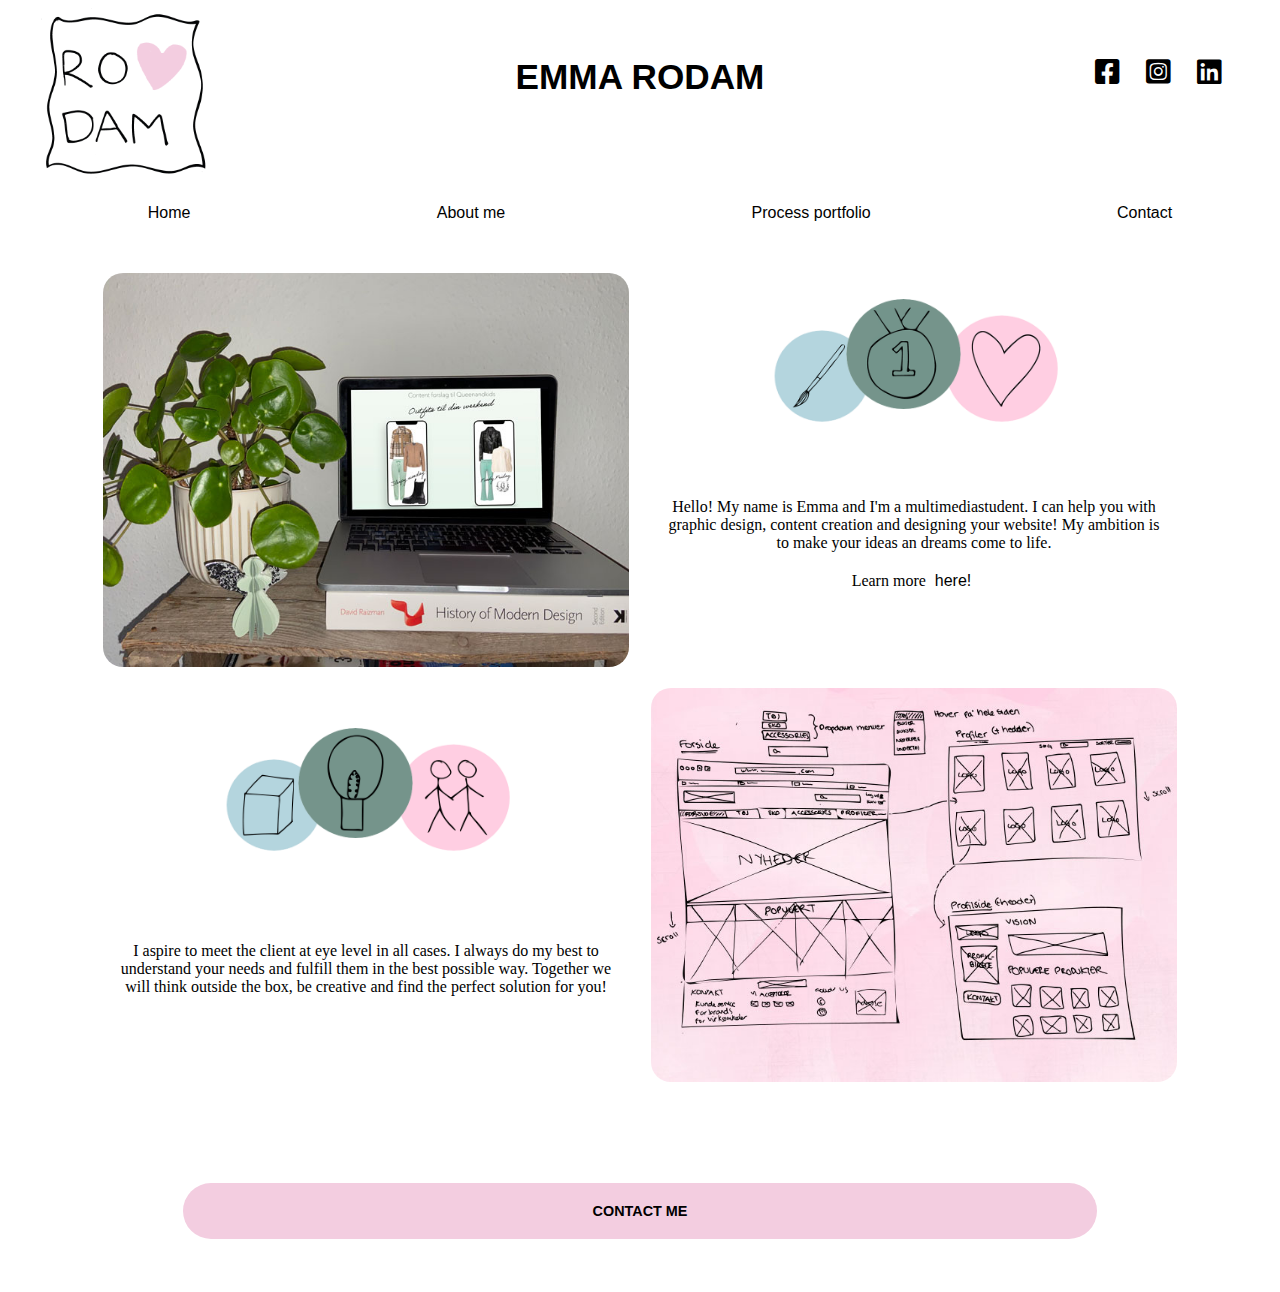
<file: index.html>
<!DOCTYPE html>
<html lang="en" dir="ltr">
  <head>
    <title>Index</title>
    <meta charset="utf-8">
    <meta name="viewport" content="width=device-width,initial-scale=1">
    <link rel="stylesheet" href="css/overordnetlayout.css" type="text/css">
    <link rel="stylesheet" href="https://cdnjs.cloudflare.com/ajax/libs/font-awesome/5.15.1/css/all.min.css" type="text/css">
  </head>
    <body>
      <div class="wrapper">
        <img class="logo" src="logo1.png" alt="logo">
        <header class="header">
          <h1>EMMA RODAM</h1>
        </header>
        <div class="some">
          <ul class="iconcontainer">
            <li class="user"> <a href="https://www.facebook.com/emmarodam/" target="_blank"><i class="fab fa-facebook-square"></i></a></li>
            <li class="user"> <a href="https://www.instagram.com/emmarodam_/" target="_blank"><i class="fab fa-instagram-square"></i></a></li>
            <li class="user"> <a href="https://www.linkedin.com/in/emma-marie-rodam-christiansen-374888146/" target="_blank"><i class="fab fa-linkedin"></i></a></li>
          </ul>
        </div>
        <nav class="nav hide-on-mobile">
          <ul class="navigation">
            <li> <a href="index.html">Home</a></li>
            <li> <a href="aboutme.html">About me</a></li>
            <li> <a href="https://portfolio.emmarodam.dk" target="_blank">Process portfolio</a></li>
            <li> <a href="contact.html">Contact</a></li>
          </ul>
        </nav>

<!-- dropdown menu til mobilversion -->
        <div class="dropdown">
          <button class="mobilknap" name=><i class="fa fa-bars"></i></button>
          <ul class="indhold">
            <li><a href="index.html">Home</a></li>
            <li><a href="aboutme.html">About me</a></li>
            <li><a href="https://portfolio.emmarodam.dk" target="_blank">Procesportfolio</a></li>
            <li><a href="contact.html">Contact</a></li>
          </ul>
        </div>

       <main class="forside">
         <img class="billede" id="mockup" src="imghjemmeside/mockup.jpg" alt="mockup">
         <img class="gif" src="imghjemmeside/forside1.gif" alt="forside1">
          <p class="kom1">
            Hello! My name is Emma and I'm a multimediastudent. I can help you with graphic design, content creation and designing your website!
            My ambition is to make your ideas an dreams come to life.
            <br>
            Learn more <a href ="aboutme.html">here!</a>
          </p>
         <img class="billede" id="ideer" src="imghjemmeside/ideer.jpg" alt="ideer">
         <img class="gif" src="imghjemmeside/forside2.gif" alt="forside2">
          <p class="kom2">
            I aspire to meet the client at eye level in all cases. I always do my best to understand your needs and fulfill them in the
            best possible way. Together we will think outside the box, be creative and find the perfect solution for you!
          </p>
          <div class="button">
            <a href="contact.html">CONTACT ME</a>
          </div>
        </main>
      </div>
    </body>
</html>
</file>
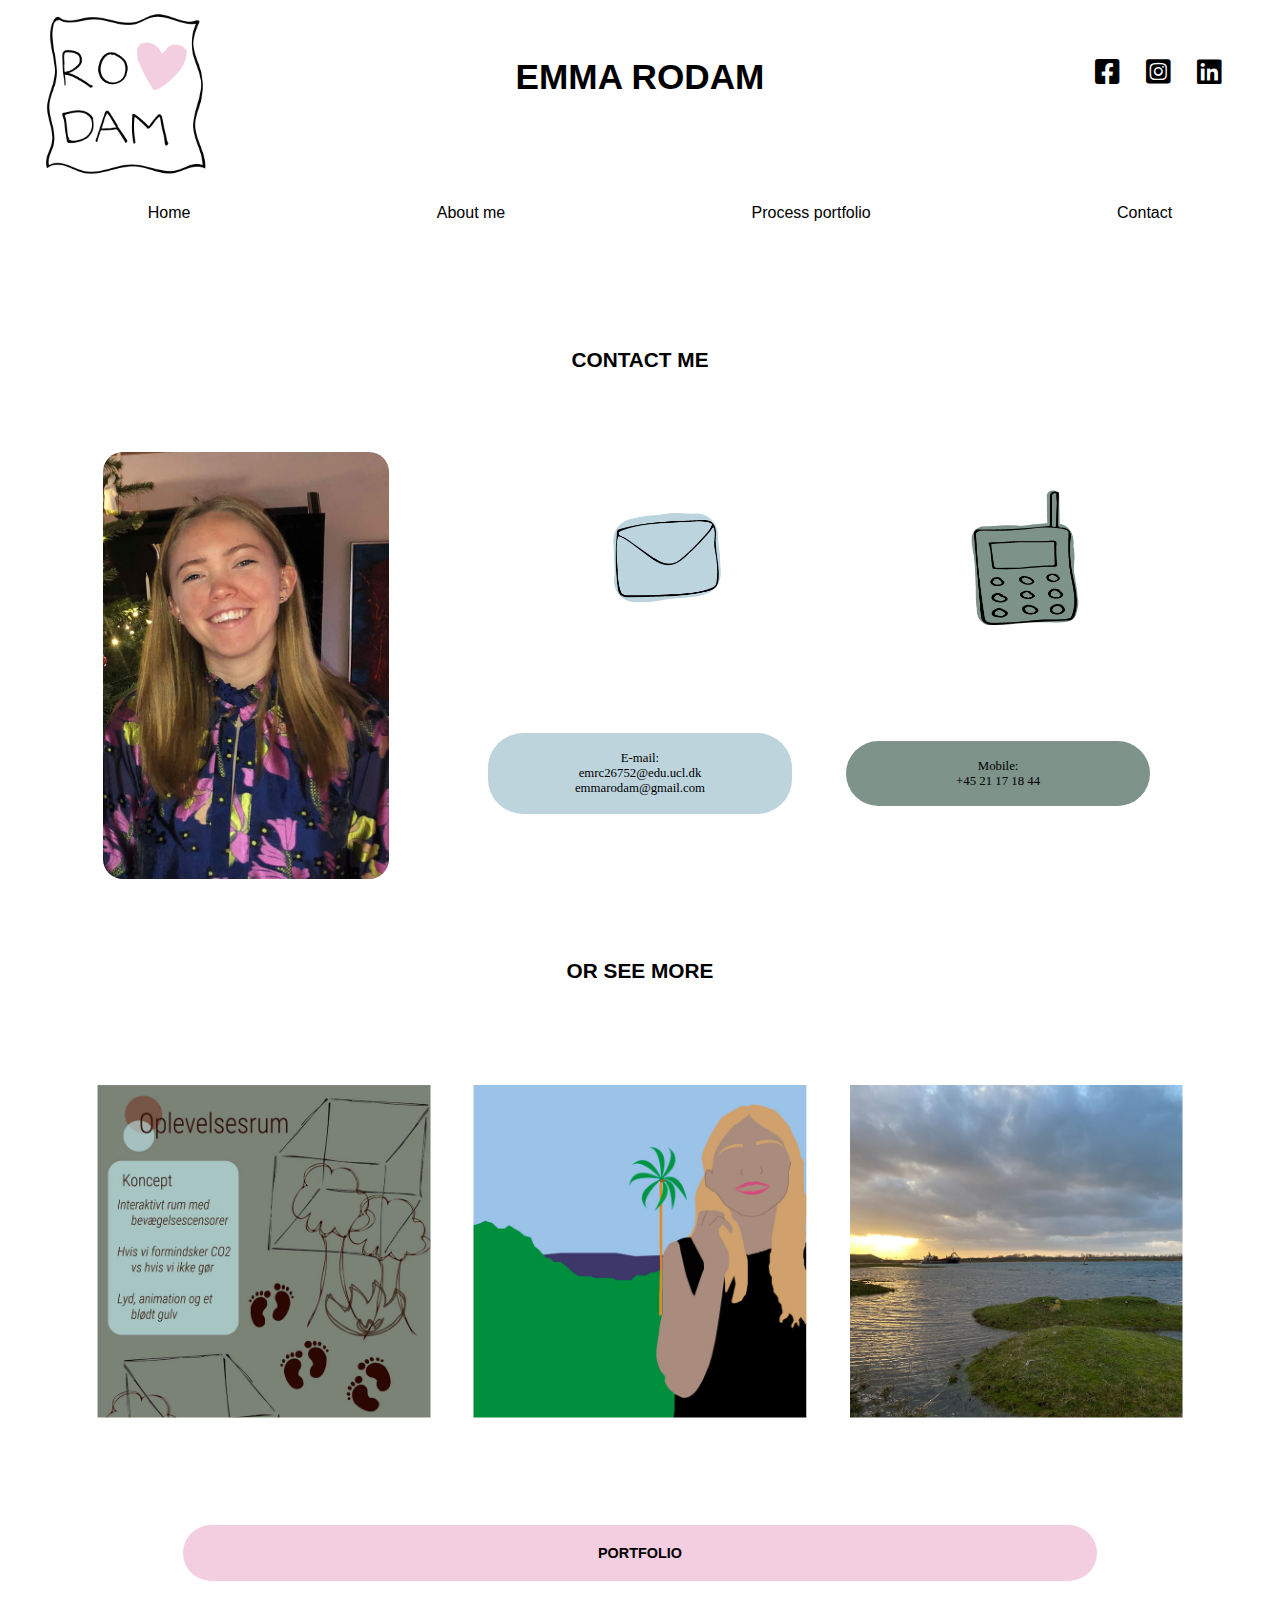
<file: contact.html>
<!DOCTYPE html>
<html lang="en" dir="ltr">
  <head>
    <title>Index</title>
    <meta charset="utf-8">
    <meta name="viewport" content="width=device-width,initial-scale=1">
    <link rel="stylesheet" href="css/overordnetlayout.css" type="text/css">
    <link rel="stylesheet" href="https://cdnjs.cloudflare.com/ajax/libs/font-awesome/5.15.1/css/all.min.css" type="text/css">
  </head>
    <body>
      <div class="wrapper">
        <img class="logo" src="logo1.png" alt="logo">
        <header class="header">
          <h1>EMMA RODAM</h1>
        </header>
        <div class="some">
          <ul class="iconcontainer">
            <li class="user"> <a href="https://www.facebook.com/emmarodam/" target="_blank"><i class="fab fa-facebook-square"></i></a></li>
            <li class="user"> <a href="https://www.instagram.com/emmarodam_/" target="_blank"><i class="fab fa-instagram-square"></i></a></li>
            <li class="user"> <a href="https://www.linkedin.com/in/emma-marie-rodam-christiansen-374888146/" target="_blank"><i class="fab fa-linkedin"></i></a></li>
          </ul>
        </div>
        <nav class="nav hide-on-mobile">
          <ul class="navigation">
            <li> <a href="index.html">Home</a></li>
            <li> <a href="aboutme.html">About me</a></li>
            <li> <a href="https://portfolio.emmarodam.dk" target="_blank">Process portfolio</a></li>
            <li> <a href="contact.html">Contact</a></li>
          </ul>
        </nav>

<!-- dropdown menu til mobilversion -->
        <div class="dropdown">
          <button class="mobilknap" name=><i class="fa fa-bars"></i></button>
            <ul class="indhold">
              <li><a href="index.html">Home</a></li>
              <li><a href="aboutme.html">About me</a></li>
              <li><a href="https://portfolio.emmarodam.dk" target="_blank">Procesportfolio</a></li>
              <li><a href="contact.html">Contact</a></li>
            </ul>
          </div>

        <main class="contact">
          <img class="mig hide-on-mobile" src="imghjemmeside/mig.jpg" alt="mig">
          <h1 class="overskrift top">CONTACT ME</h1>
          <img class="illustrationer2" src="imghjemmeside/mail.png" alt="mail">
          <p class="contactsection1">
            E-mail:
              <br>
            emrc26752@edu.ucl.dk
              <br>
            emmarodam@gmail.com
            </p>
          <img class="illustrationer2" src="imghjemmeside/mobil.png" alt="mobil">
          <p class="contactsection2">
            Mobile:
              <br>
            +45 21 17 18 44
          </p>
          <h1 class="overskrift middle">OR SEE MORE</h1>
          <div class="preview">
            <img class="eks" src="imghjemmeside/eks1.jpg" alt="eks1">
            <img class="eks" src="imghjemmeside/eks2.jpg" alt="eks2">
            <img class="eks" src="imghjemmeside/eks3.jpg" alt="eks3">
          </div>
          <div class="button">
            <a href="https://portfolio.emmarodam.dk/seneste-indlaeg/" target="_blank">PORTFOLIO</a>
          </div>
        </main>
      </div>
    </body>
</html>
</file>
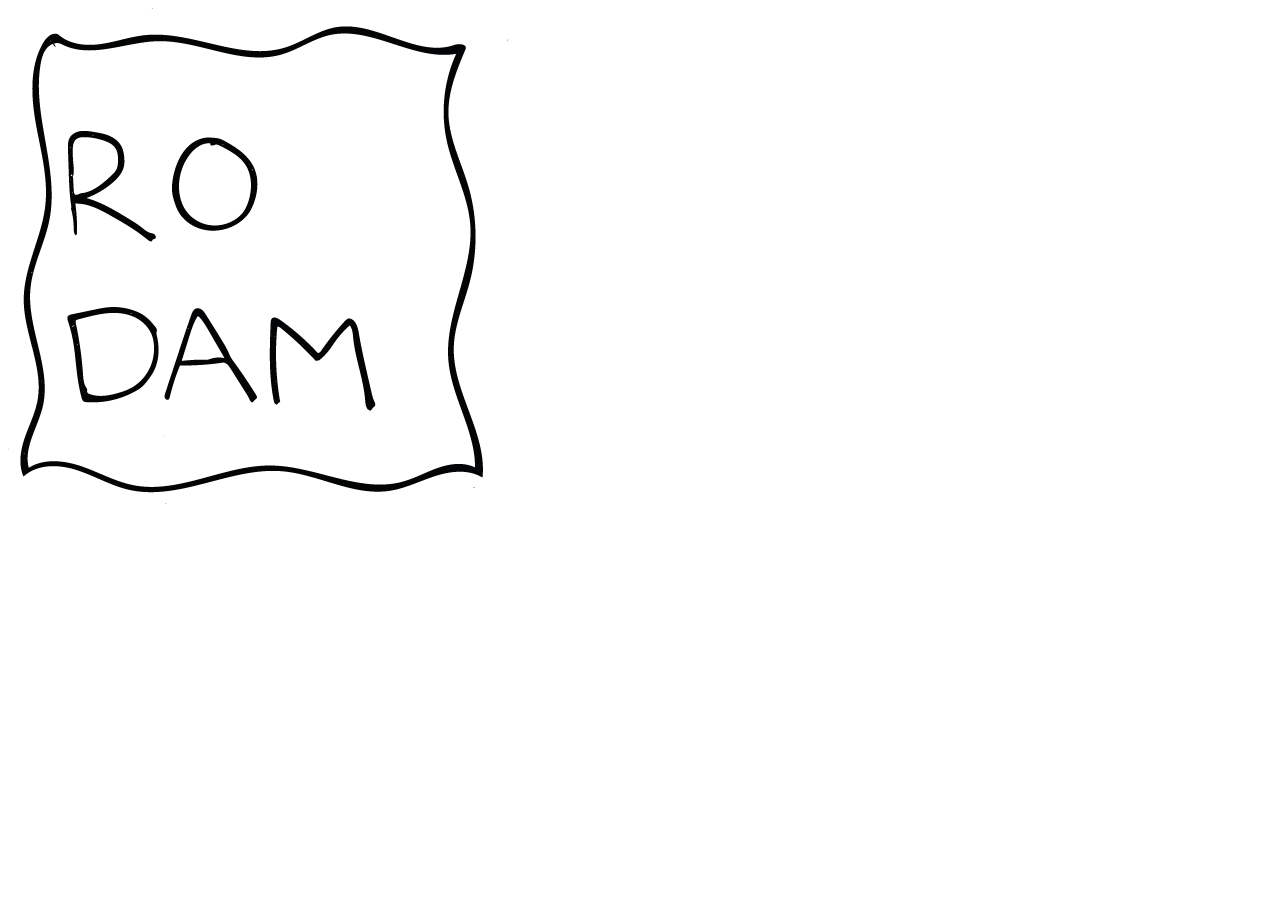
<file: logo.html>
<!DOCTYPE html>
<html lang="en" dir="ltr">
  <head>
    <title>Logo animation</title>
    <link rel="stylesheet" href="logo.css" type="text/css">
  </head>
  <body>
    <div class="sprite"></div>
  </body>
</html>
</file>
<file: css/overordnetlayout.css>
body {
  background: #ffffff;
}

*{
  box-sizing: border-box;
}

.wrapper > * {
/* > betyder elementer under der hvor der står wrapper og * betyder alle elementer*/
    font-family: "avenir next", "verdana", sans-serif;
}

/*mobilefirst*/
.wrapper {
  display: grid;
  grid-gap: 5px;
  grid-template-columns: 100%;
  grid-template-columns: 1fr 1fr 1fr;
/* fr (fraktion, dele af skærmen) er enhederne der bliver brugt til at definere målene i grid*/
  grid-template-areas:
    "logo header nav"
    "some some some"
    "main main main";
}

.some {
  grid-area: some;
  justify-content: center;
}

.iconcontainer {
  display: flex;
  flex-direction: row;
  justify-content: center;
  margin: 0;
}

.logo {
  grid-area: logo;
  width: 40%;
  height: auto;
  margin-left: 7.5%;
  justify-content: center;
}

.header {
  grid-area: header;
  text-align: center;
  font-size: 50%;
  color: #000000;
  margin: 0px;
  padding: 0px;
}

.nav {
  grid-area: nav;
}


.item{
  flex-grow: 1;
}

.user{
  flex-grow: 0.25;
}

.navigation{
  display: flex;
  flex-direction: row;
  text-align: center;
  justify-content: space-between;
  height: auto;
  background-color: #ffffff;
  width: 85%;
  margin: 0% 7.5% 2% 7.5%;
}

ul{
  List-style: none;
  align-items: center;
}

a {
  font-family: sans-serif;
  color:#000000;
  font-family: "avenir next", "verdana", sans-serif;
  display: inline-block;
  padding: 20px 5px;
  text-align: center;
  text-decoration: none;
}

/*index*/
.forside {
  grid-area: main;
  display: flex;
  flex-direction: column;
  width: 85%;
  margin-left: 7.5%;
}

.gif {
  width: 100%;
  height: auto;
  margin: auto;
  padding: 2%;
}

.billede {
  width: 100%;
  height: auto;
  margin: auto;
  border-radius: 20px;
}

/*about me*/
.aboutme {
  grid-area: main;
}

.illustrationer {
  width: 15%;
  margin-left: 42.5%;
}


.section1 {
  background-color: #bdd4dd;
  border-radius: 35px;
  font-size: 10px;
  width: 85%;
  padding: 5%;
  margin: 7.5%;
}

.section2 {
  background-color: #7e938a;
  border-radius: 35px;
  font-size: 10px;
  width: 85%;
  padding: 5%;
  margin: 7.5%;
}

.section3 {
  background-color: #f3cde0;
  border-radius: 35px;
  font-size: 10px;
  width: 85%;
  padding: 5%;
  margin: 7.5%;
}

p {
  font-family: "avenir next", "verdana", serif;
  padding: 2%;
  text-align: center;
}

/*contact*/
.overskrift {
  text-align: center;
  font-size: 10px;
  width: 100%;
  padding: 7%;
  margin: auto;
  margin-bottom: 10%;
}

.contact {
  grid-area: main;
  width: 60%;
  margin-left: 20%;
}

.contactsection1 {
  background-color: #bdd4dd;
  text-align: center;
  border-radius: 35px;
  font-size: 10px;
  width: 85%;
  padding: 5%;
  margin: 7.5%;
}

.contactsection2 {
  background-color: #7e938a;
  text-align: center;
  border-radius: 35px;
  font-size: 10px;
  width: 85%;
  padding: 5%;
  margin: 7.5%;
}

.illustrationer2 {
  width: 15%;
  margin-left: 42.5%;
}

.overskrift {
  text-align: center;
  font-size: 80%;
}

.button {
  background-color: #f3cde0;
  text-align: center;
  font-weight: bold;
  border-radius: 35px;
  font-size: 10px;
  width: auto;
  margin: 7.5%;
}

.preview {
  display: flex;
  flex-direction: row;
  justify-content: center;
}

.eks {
  padding: 2%;
  width: 45%;
  border-radius: 20px;
}

/*indstillinger til de forskellige skærme*/
@media only screen and (max-width: 500px){
  .hide-on-mobile {
    display: none;
  }

/*burgermenu til mobilen*/
  .mobilknap {
    color: black;
    background-color: #ffffff;
    padding: 10px;
    border: none;
    margin-left: 70px;
  }

  .dropdown:hover .mobilknap {
    background: #f3cde0;
  }

  .dropdown {
    display: inline-block;
    position: relative;
  }

  .dropdown:hover .indhold {
    display: block;
    color: #f3cde0;
  }

  .indhold {
    display: none;
    position: absolute;
    background: #ffffff;
    z-index: 1;
  /*handler om lag*/
    box-shadow: 0px 8px 16px 0px rgba(0,0,0,0.2);
    font-size: 10px;
  }

  .indhold a:hover {
    background-color: #f3cde0;
    width: 100%;
    }
}

/*ipad*/
@media only screen and (min-width: 400px){
  .wrapper {
    display: grid;
    grid-gap: 5px;
    grid-template-columns: 100%;
    grid-template-columns: 1fr 1fr 1fr;
  /* fr (fraktion, dele af skærmen) er enhederne der bliver brugt til at definere målene i grid*/
    grid-template-areas:
      "logo header some"
      "nav nav nav"
      "main main main"
      "footer footer footer";
  }

  a:hover{
    background-color: #f3cde0;
    border-radius: 35px;
    width: auto;
  }

  .header {
    font-size: 100%;
  }

  .iconcontainer {
    height: auto;
    width: 50%;
    font-size: 150%;
    margin-left: 37%;
  }

  .dropdown {
      display: none;
  }

/*index*/
  .forside {
    display: grid;
    grid-gap: 2%;
    grid-template-columns: 1fr 1fr;
    grid-template-areas:
    "mockup forside1"
    "mockup kom1"
    "forside2 ideer"
    "kom2 ideer"
    "button button";
  }

  #mockup {
    grid-area: mockup;
  }

  #ideer {
    grid-area: ideer;
  }

  .kom1 {
    grid-area: kom1;
  }

  .kom2 {
    grid-area: kom2;
  }

  .gif {
    width: 60%;
  }

/*about me*/
  .illustrationer  {
    width: 20%;
    height: auto;
    margin-left: 40%;
    margin-bottom: 5%;
  }

  .section1 {
    background-color: #bdd4dd;
    border-radius: 35px;
    width: 65%;
    padding: 5%;
    margin: 0% 17.5% 5% 17.5%;
    font-size: 80%;
  }

  .section2 {
    background-color: #7e938a;
    border-radius: 35px;
    width: 65%;
    margin: 0% 17.5% 5% 17.5%;
    font-size: 80%;
  }

  .section3 {
    background-color: #f3cde0;
    border-radius: 35px;
    width: 65%;
    margin: 0% 17.5% 5% 17.5%;
    font-size: 80%;
  }

 /*contact*/
  .contact {
    align-items: center;
    margin: auto;
    width: 85%;
    display: grid;
    grid-row-gap: 5px;
    grid-template-columns: 1fr 1fr 1fr;
    grid-template-areas:
    "top top top"
    "mig mail mobil"
    "mig contactsection1 contactsection2"
    "middle middle middle"
    "preview preview preview"
    "button button button"
  }

  .mig {
    grid-area: mig;
    width: 80%;
    border-radius: 20px;
  }

  .mobil {
    grid-area: mobil;
  }

  .mail {
    grid-area: mail;
  }

  .top {
    grid-area: top;
  }

  .middle {
    grid-area: middle;
  }

  .overskrift {
    text-align: center;
    font-size: 130%;
    margin: 0%;
  }

  .contactsection1 {
    grid-area: contactsection1;
    font-size: 80%;
    padding: 5%;
    text-align: center;
  }

  .contactsection2 {
    grid-area: contactsection2;
    font-size: 80%;
    padding: 5%;
    text-align: center;
  }

  .illustrationer2 {
    width: 30%;
  }

  .button {
    grid-area: button;
    font-size: 90%;
  }

  .preview {
    grid-area: preview;
  }

  .eks {
    padding: 2%;
    width: 30%;
    border-radius: 20px;
  }
}


/*computer*/
@media only screen and (min-width: 800px){
  .wrapper {
    display: grid;
    grid-gap: 5px;
    grid-template-columns: 100%;
    grid-template-columns: 1fr 1fr 1fr;
  /* fr (fraktion, dele af skærmen) er enhederne der bliver brugt til at definere målene i grid*/
    grid-template-areas:
      "logo header some"
      "nav nav nav"
      "main main main"
      "footer footer footer";
  }

  .header {
    font-size: 110%;
    padding-top: 6%;
  }

  .iconcontainer {
    height: auto;
    width: 50%;
    font-size: 175%;
    margin-left: 45%;
    margin-top: 7%;
  }


/*about me*/
  .section1 {
    font-size: 100%;
  }

  .section2 {
    font-size: 100%;
  }

  .section3 {
    font-size: 100%;
  }

/*contact*/
  .eks {
    padding: 2%;
    width: 35%;
  }
}
</file>
<file: logo.css>
.sprite {
  width: 500px;
  height: 500px;
  background: url('logo.png') 0 0 no-repeat;
  /* 0 0 repeat betyder bare at den starter i øverste højre hjørne og no-repeat betyder at den ikke skal fylde hele skærmen ud*/
  animation: play 1s steps(6) infinite;
}

@keyframes play {
  0% {background-position: 0px;}
  100% {background-position: -3000px;}
}
</file>
